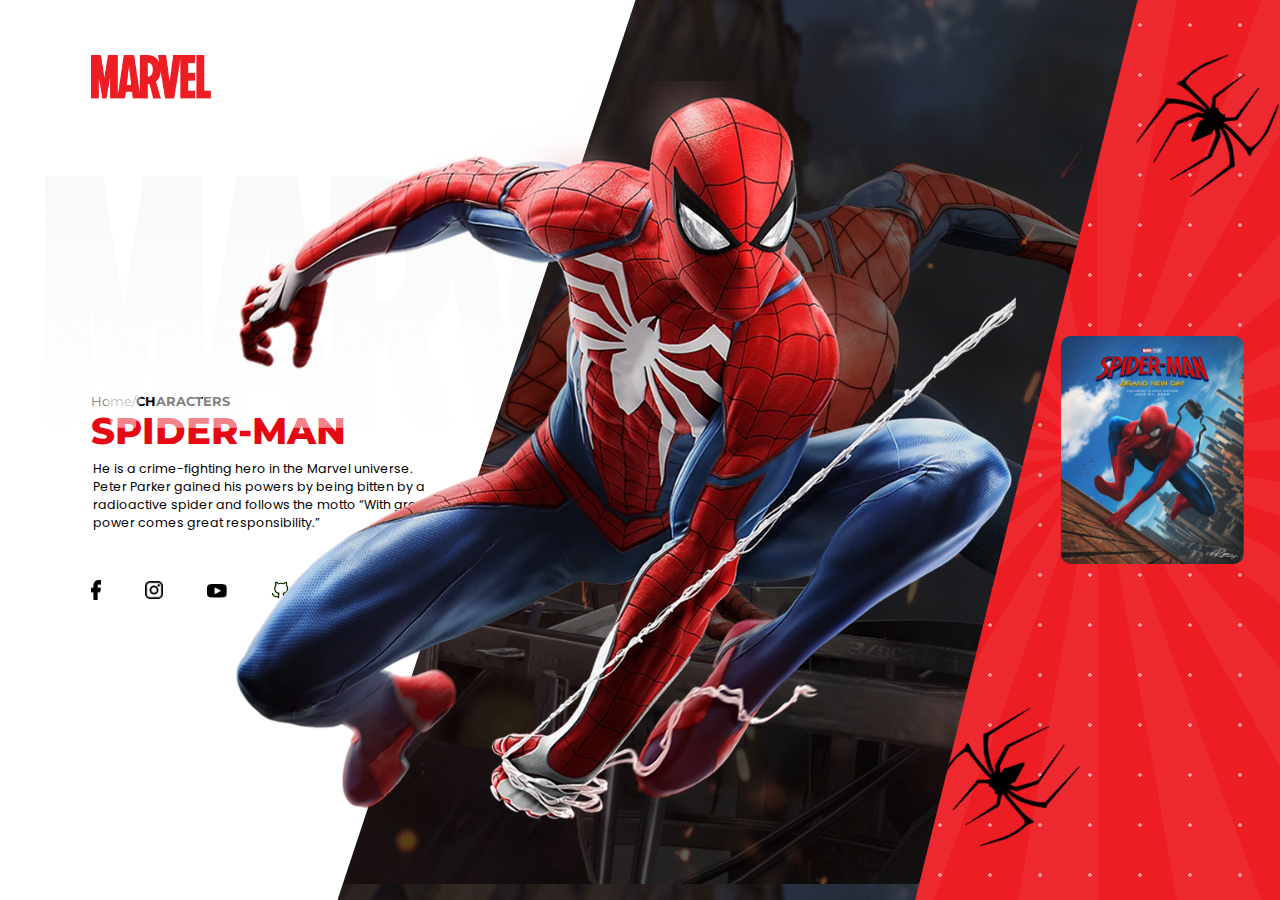
<file: projects/project01/index.html>
<!DOCTYPE html>
<html lang="en">
  <head>
    <meta charset="UTF-8" />
    <meta name="viewport" content="width=device-width, initial-scale=1.0" />
    <title>Spider-Man | Marvel Universe</title>
    <link rel="stylesheet" href="style.css" />
  </head>
  <body>
    <section class="hero">
      <div class="hero-content">
        <img src="./assets/logo.png" alt="Marvel Logo" class="logo" />

        <div class="text-content">
          <span class="breadcrumb">
            Home/<span class="breadcrumb-bold">Characters</span>
          </span>

          <h1>SPIDER-MAN</h1>

          <p>
            He is a crime-fighting hero in the Marvel universe. Peter Parker
            gained his powers by being bitten by a radioactive spider and
            follows the motto “With great power comes great responsibility.”
          </p>

          <div class="social-icons">
            <a href="https://www.facebook.com/amjadimdad00" target="_blank">
              <img src="./assets/fb.png" alt="Facebook" class="fb" />
            </a>
            <a href="https://www.instagram.com/drayzosensei" target="_blank">
              <img src="./assets/insta.png" alt="Instagram" class="insta" />
            </a>
            <a href="https://www.youtube.com/@drayzosensei" target="_blank">
              <img src="./assets/yt.png" alt="YouTube" class="yt" />
            </a>
            <a href="https://github.com/amjadimdad00" target="_blank">
              <img src="./assets/github.png" alt="Github" class="github" />
            </a>
            <a href="https://linkedin.com/in/amjadimdad00" target="_blank">
              <img
                src="./assets/linkedin.svg"
                alt="LinkedIn"
                class="linkedin"
              />
            </a>
          </div>
        </div>
      </div>

      <img
        src="./assets/BG MARVEL TEXT.png"
        alt="MARVEL TEXT"
        class="marvel-bg"
      />

      <div class="character">
        <img
          src="./assets/spiderman.png"
          alt="Spider-Man"
          class="character-img"
        />
        <div class="character-bg"></div>
      </div>

      <div class="tilt-bg">
        <img src="./assets/spider.png" alt="Spider" class="spider-up" />
        <img
          src="./assets/brandnewday.jpg"
          alt="BrandNewDay Logo"
          class="brandnewday"
        />
        <img src="./assets/spider.png" alt="Spider" class="spider-down" />
      </div>
    </section>
  </body>
</html>
</file>
<file: projects/project01/style.css>
@import url("https://fonts.googleapis.com/css2?family=Montserrat:ital,wght@0,100..900;1,100..900&family=Poppins:ital,wght@0,100;0,200;0,300;0,400;0,500;0,600;0,700;0,800;0,900;1,100;1,200;1,300;1,400;1,500;1,600;1,700;1,800;1,900&display=swap");

* {
  margin: 0;
  padding: 0;
  box-sizing: border-box;
}

body {
  font-family: system-ui, sans-serif;
}

.hero {
  position: relative;
  height: 100vh;
  overflow: hidden;
  padding-top: 6.1vh;
  padding-left: 11.4vw;
  display: flex;
  align-items: flex-start;
  box-sizing: border-box;
}
.marvel-bg {
  position: absolute;
  top: 19.5%;
  left: 8.3%;
  opacity: 0.5;
  width: 700px;
  z-index: 1;
  user-select: none;
  pointer-events: none;
}
.character {
  position: absolute;
  top: 0;
  right: 14.5%;
  height: 100%;
  z-index: 2;
  user-select: none;
}
.character-wrapper {
  position: relative;
  height: 100%;
  z-index: 2;
}
.character-img {
  position: relative;
  height: 100%;
  object-fit: contain;
  z-index: 2;
  pointer-events: none;
}
.character-bg {
  position: absolute;
  top: 0;
  right: 0;
  width: 82.5%;
  height: 100%;
  background: linear-gradient(to left, rgba(0, 0, 0, 0.5), rgba(0, 0, 0, 0.5)),
    url(./assets/spiderman-bg.png);
  background-size: contain;
  clip-path: polygon(36.5% 0, 100% 0, 100% 100%, 0 100%);
  z-index: 1;
}
.tilt-bg {
  position: absolute;
  top: 0;
  right: 0;
  width: 30.5%;
  height: 100%;
  background: #ed1d24;
  clip-path: polygon(51.3% 0, 100% 0, 100% 100%, 0 100%);
  z-index: 3;
  overflow: hidden;
  background-image: radial-gradient(
      circle,
      rgba(255, 255, 255, 0.5) 1px,
      transparent 1px
    ),
    repeating-conic-gradient(
      from 0deg,
      rgba(255, 255, 255, 0.05) 0deg 10deg,
      transparent 10deg 20deg
    );
  background-size: 50px 50px, 100% 100%;
}
.spider-up {
  top: 16%;
  left: 62%;
  rotate: 45deg;
}
.brandnewday {
  top: 50%;
  left: 65%;
  width: 50% !important;
  border-radius: 10px;
}
.spider-down {
  bottom: 15.5%;
  right: 54.5%;
  rotate: -130deg;
}
.spider-up,
.spider-down,
.brandnewday {
  width: 30%;
  user-select: none;
  position: absolute;
  pointer-events: none;
  transform: translate(-50%, -50%);
  animation: float 4s ease-in-out infinite;
}
@keyframes float {
  0%,
  100% {
    transform: translate(-50%, -50%) translateY(0);
  }
  50% {
    transform: translate(-50%, -50%) translateY(-5px);
  }
}
.hero-content {
  max-width: 380px;
  display: flex;
  flex-direction: column;
  gap: 17rem;
}
.logo {
  width: 120px;
  margin-bottom: 28px;
  user-select: none;
}
.breadcrumb {
  font-size: 12.5px;
  color: #777;
  font-family: "Montserrat", sans-serif;
}
.breadcrumb-bold {
  font-weight: 700;
  text-transform: uppercase;
  color: #000;
}
.breadcrumb::selection {
  background: #333;
  color: #fff;
}
.hero-content h1 {
  padding-top: 2px;
  font-size: 38px;
  color: #e50914;
  font-family: "Montserrat", sans-serif;
  font-weight: 800;
  line-height: 104.6%;
}
.hero-content h1::selection {
  background: #e50914;
  color: #fff;
}
.hero-content p {
  margin: 0;
  padding: 10px 0px 0px 2px;
  max-width: 360px;
  font-size: 12.9px;
  color: #000;
  font-family: "Poppins", sans-serif;
  font-weight: 400;
}
.hero-content p::selection {
  background: #333;
  color: #fff;
}
.social-icons {
  padding-top: 42px;
  display: flex;
  gap: 45px;
  align-items: center;
  user-select: none;
}
.fb,
.insta,
.yt,
.github,
.linkedin {
  cursor: pointer;
  transition: transform 0.3s ease;
}
.fb {
  width: 10px;
  height: 18px;
}
.insta {
  width: 17px;
  height: 17px;
}
.yt {
  width: 20px;
  height: 16px;
  padding-top: 2px;
}
.github {
  width: 18px;
  height: 18px;
}
.linkedin {
  width: 18px;
  height: 18px;
  border-radius: 3px;
}
.fb:hover {
  transform: scale(1.15);
}
.insta:hover,
.yt:hover,
.github:hover,
.linkedin:hover {
  transform: scale(1.1);
}

@media (max-width: 1024px) {
  .character,
  .character-wrapper,
  .character-img,
  .character-bg,
  .tilt-bg,
  .spider-up,
  .brandnewday,
  .spider-down {
    display: none;
  }
  .marvel-bg {
    top: 19%;
    left: 6.5%;
    width: 400px;
  }
  .hero {
    padding-left: 5.5vw;
  }
  .hero-content {
    gap: 14rem;
  }
  .logo {
    width: 100px;
  }
  .breadcrumb {
    font-size: 10px;
  }
  .hero-content h1 {
    font-size: 32px;
  }
  .hero-content p {
    padding: 8px 0px 0px 2px;
    max-width: 310px;
    font-size: 10px;
  }
  .social-icons {
    padding-top: 36px;
    gap: 40px;
  }
  .fb {
    width: 7px;
    height: 14px;
  }
  .insta {
    width: 13px;
    height: 13px;
  }
  .yt {
    width: 14px;
    height: 12px;
  }
  .github {
    width: 14px;
    height: 14px;
  }
  .linkedin {
    width: 14px;
    height: 14px;
  }
}

@media (min-width: 1024px) and (max-width: 1199px) {
  .character,
  .character-wrapper,
  .character-img,
  .character-bg,
  .tilt-bg,
  .spider-up,
  .brandnewday,
  .spider-down {
    display: block;
  }
  .marvel-bg {
    left: 2%;
    width: 600px;
  }
  .character-wrapper {
    transform: translate(55px);
  }
  .character-bg {
    right: -10%;
    width: 83.5%;
    clip-path: polygon(36% 0, 100% 0, 100% 100%, 0 100%);
  }
  .tilt-bg {
    width: 27.5%;
    clip-path: polygon(66% 0, 100% 0, 100% 100%, 0 100%);
    background-image: radial-gradient(
        circle,
        rgba(255, 255, 255, 0.5) 2px,
        transparent 2px
      ),
      repeating-conic-gradient(
        from 0deg,
        rgba(255, 255, 255, 0.05) 0deg 10deg,
        transparent 10deg 20deg
      );
  }
  .hero {
    padding-left: 5.5vw;
  }
  .hero-content {
    gap: 14.2rem;
  }
  .logo {
    width: 105px;
  }
  .breadcrumb {
    font-size: 11px;
  }
  .hero-content h1 {
    font-size: 33px;
  }
  .hero-content p {
    padding: 8px 0px 0px 2px;
    max-width: 310px;
    font-size: 11px;
  }
  .social-icons {
    padding-top: 36px;
    gap: 40px;
  }
  .fb {
    width: 9px;
    height: 16px;
  }
  .insta {
    width: 15px;
    height: 15px;
  }
  .yt {
    width: 18px;
    height: 16px;
  }
  .github {
    width: 16px;
    height: 16px;
  }
  .linkedin {
    width: 16px;
    height: 16px;
  }
}

@media (min-width: 1200px) and (max-width: 1799px) {
  .marvel-bg {
    left: 3.5%;
  }
  .character-wrapper {
    transform: translate(45px);
  }
  .character-bg {
    right: -6%;
    width: 82%;
    clip-path: polygon(36.5% 0, 100% 0, 100% 100%, 0 100%);
  }
  .tilt-bg {
    width: 28.5%;
    clip-path: polygon(61% 0, 100% 0, 100% 100%, 0 100%);
    background-image: radial-gradient(
        circle,
        rgba(255, 255, 255, 0.5) 2px,
        transparent 2px
      ),
      repeating-conic-gradient(
        from 0deg,
        rgba(255, 255, 255, 0.05) 0deg 10deg,
        transparent 10deg 20deg
      );
  }
  .hero {
    padding-left: 7.1vw;
  }
  .hero-content {
    gap: 16.5rem;
  }
  .logo {
    width: 120px;
  }
  .breadcrumb {
    font-size: 12.5px;
  }
  .hero-content h1 {
    font-size: 37px;
  }
  .hero-content p {
    padding: 10px 0px 0px 2px;
    max-width: 350px;
    font-size: 12.5px;
  }
  .social-icons {
    padding-top: 48px;
    gap: 44px;
  }
  .fb {
    width: 10px;
    height: 20px;
  }
  .insta {
    width: 18px;
    height: 18px;
  }
  .yt {
    width: 20px;
    height: 16px;
  }
  .github {
    width: 18px;
    height: 18px;
  }
  .linkedin {
    width: 18px;
    height: 18px;
    border-radius: 3px;
  }
}

@media (min-width: 1800px) {
  .marvel-bg {
    left: 3.5%;
    width: 100%;
    max-width: 1000px;
  }
  .character-wrapper {
    transform: translate(150px);
  }
  .character-bg {
    right: -10%;
    width: 83%;
    clip-path: polygon(36% 0, 100% 0, 100% 100%, 0 100%);
  }
  .tilt-bg {
    width: 27%;
    clip-path: polygon(67% 0, 100% 0, 100% 100%, 0 100%);
    background-image: radial-gradient(
        circle,
        rgba(255, 255, 255, 0.5) 2px,
        transparent 2px
      ),
      repeating-conic-gradient(
        from 0deg,
        rgba(255, 255, 255, 0.05) 0deg 10deg,
        transparent 10deg 20deg
      );
  }
  .hero {
    padding-left: 5.1vw;
  }
  .hero-content {
    max-width: 1000px;
    gap: 40rem;
  }
  .logo {
    width: 260px;
  }
  .breadcrumb {
    font-size: 27px;
  }
  .hero-content h1 {
    font-size: 82px;
  }
  .hero-content p {
    padding: 24px 0px 0px 2px;
    max-width: 800px;
    font-size: 28px;
  }
  .social-icons {
    padding-top: 100px;
    gap: 100px;
  }
  .fb {
    width: 20px;
    height: 36px;
  }
  .insta {
    width: 40px;
    height: 40px;
  }
  .yt {
    width: 42px;
    height: 36px;
  }
  .github {
    width: 40px;
    height: 40px;
  }
  .linkedin {
    width: 40px;
    height: 40px;
    border-radius: 3px;
  }
}
</file>
